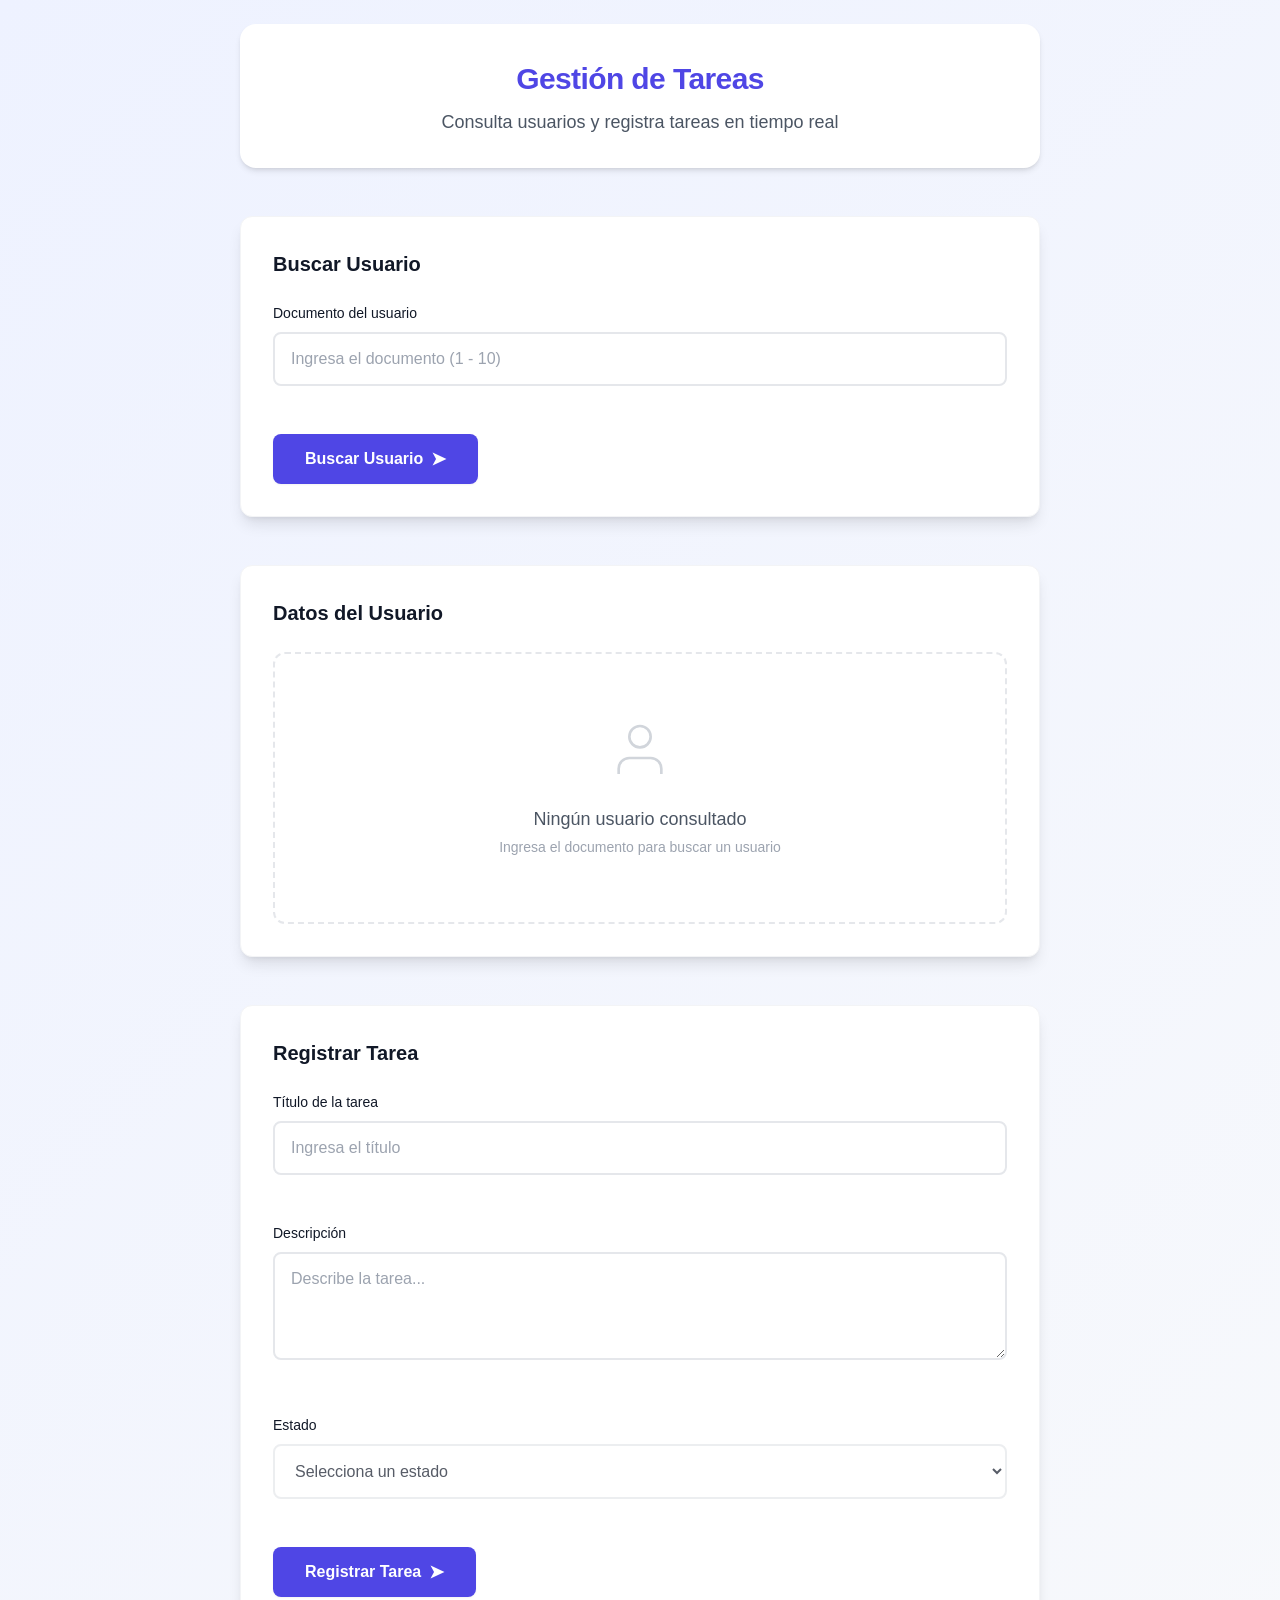
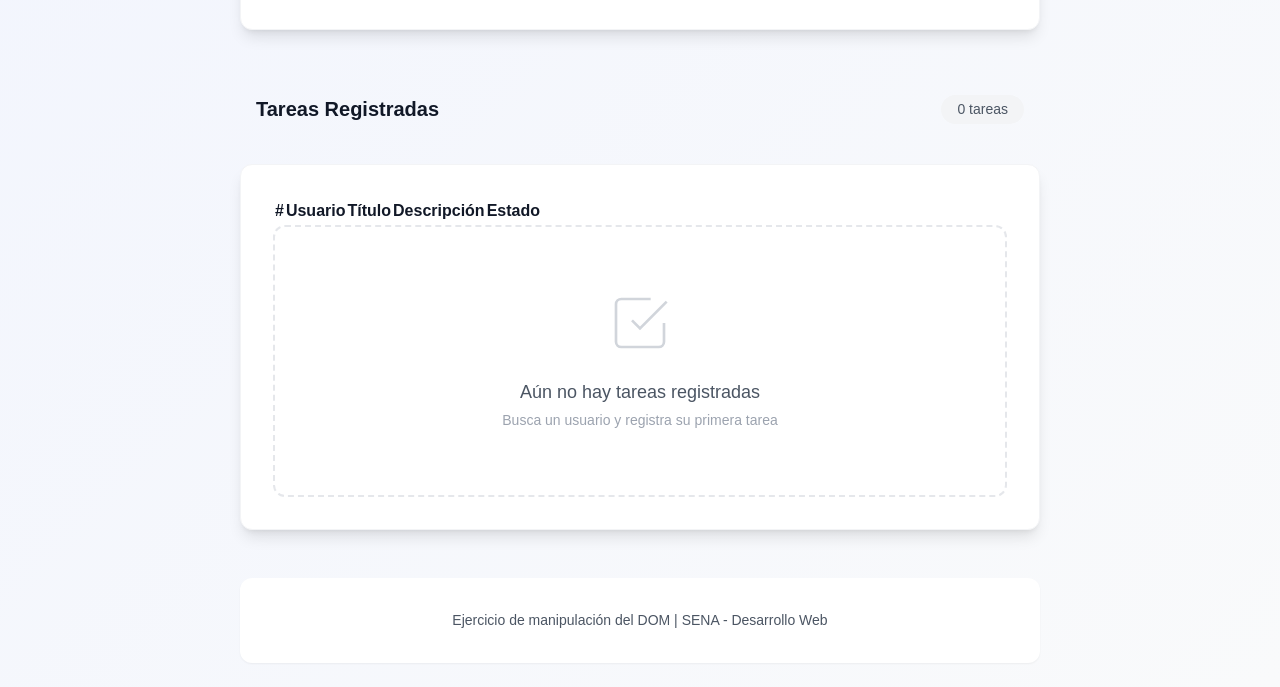
<file: index.html>
<!DOCTYPE html>
<html lang="es">
<head>
    <meta charset="UTF-8">
    <meta name="viewport" content="width=device-width, initial-scale=1.0">
    <title>Grupo 7 - Ejercicio DOM</title>
    <link rel="stylesheet" href="styles.css">
</head>
<body>
    <div class="container">

        <!-- Encabezado principal -->
        <header class="header">
            <h1 class="header__title">Gestión de Tareas</h1>
            <p class="header__subtitle">Consulta usuarios y registra tareas en tiempo real</p>
        </header>

        <!-- Formulario de búsqueda de usuario -->
        <section class="form-section">
            <div class="card">
                <h2 class="card__title">Buscar Usuario</h2>

                <form id="searchForm" class="form" novalidate>
                    <div class="form__group">
                        <label for="userIdInput" class="form__label">
                            Documento del usuario
                        </label>
                        <input
                            type="text"
                            id="userIdInput"
                            class="form__input"
                            placeholder="Ingresa el documento (1 - 10)"
                            aria-required="true"
                        >
                        <span class="form__error" id="userIdError"></span>
                    </div>

                    <button type="submit" class="btn btn--primary" id="searchBtn">
                        <span class="btn__text">Buscar Usuario</span>
                        <span class="btn__icon">➤</span>
                    </button>
                </form>
            </div>
        </section>

        <!-- Datos del usuario encontrado -->
        <section class="form-section">
            <div class="card">
                <h2 class="card__title">Datos del Usuario</h2>

                <div id="userContainer" class="messages-container">
                    <div class="messages-empty" id="userEmptyState">
                        <svg class="messages-empty__icon" width="64" height="64" viewBox="0 0 24 24" fill="none" stroke="currentColor">
                            <path d="M20 21v-2a4 4 0 0 0-4-4H8a4 4 0 0 0-4 4v2"></path>
                            <circle cx="12" cy="7" r="4"></circle>
                        </svg>
                        <p class="messages-empty__text">Ningún usuario consultado</p>
                        <p class="messages-empty__subtext">Ingresa el documento para buscar un usuario</p>
                    </div>
                </div>

                <span id="userNotFound" class="form__error" style="display:none;">
                    ⚠️ Usuario no encontrado en el sistema
                </span>
            </div>
        </section>

        <!-- Formulario de registro de tareas -->
        <section class="form-section">
            <div class="card">
                <h2 class="card__title">Registrar Tarea</h2>

                <form id="taskForm" class="form" novalidate disabled>
                    <div class="form__group">
                        <label for="taskTitle" class="form__label">
                            Título de la tarea
                        </label>
                        <input
                            type="text"
                            id="taskTitle"
                            class="form__input"
                            placeholder="Ingresa el título"
                            aria-required="true"
                            disabled
                        >
                        <span class="form__error" id="taskTitleError"></span>
                    </div>

                    <div class="form__group">
                        <label for="taskDescription" class="form__label">
                            Descripción
                        </label>
                        <textarea
                            id="taskDescription"
                            class="form__input form__textarea"
                            placeholder="Describe la tarea..."
                            rows="4"
                            aria-required="true"
                            disabled
                        ></textarea>
                        <span class="form__error" id="taskDescriptionError"></span>
                    </div>

                    <div class="form__group">
                        <label for="taskStatus" class="form__label">
                            Estado
                        </label>
                        <select
                            id="taskStatus"
                            class="form__input"
                            aria-required="true"
                            disabled
                        >
                            <option value="">Selecciona un estado</option>
                            <option value="Pendiente">Pendiente</option>
                            <option value="En progreso">En progreso</option>
                            <option value="Completada">Completada</option>
                        </select>
                        <span class="form__error" id="taskStatusError"></span>
                    </div>

                    <button type="submit" class="btn btn--primary" id="taskBtn" disabled>
                        <span class="btn__text">Registrar Tarea</span>
                        <span class="btn__icon">➤</span>
                    </button>
                </form>
            </div>
        </section>

        <!-- Tabla de tareas registradas -->
        <section class="messages-section">
            <div class="messages-header">
                <h2 class="messages-header__title">Tareas Registradas</h2>
                <span class="messages-header__count" id="taskCount">0 tareas</span>
            </div>

            <div class="card">
                <table class="task-table" id="taskTable">
                    <thead>
                        <tr>
                            <th>#</th>
                            <th>Usuario</th>
                            <th>Título</th>
                            <th>Descripción</th>
                            <th>Estado</th>
                        </tr>
                    </thead>
                    <tbody id="taskTableBody">
                        <!-- Las tareas se agregan aquí dinámicamente -->
                    </tbody>
                </table>

                <div class="messages-empty" id="taskEmptyState">
                    <svg class="messages-empty__icon" width="64" height="64" viewBox="0 0 24 24" fill="none" stroke="currentColor">
                        <path d="M9 11l3 3L22 4"></path>
                        <path d="M21 12v7a2 2 0 0 1-2 2H5a2 2 0 0 1-2-2V5a2 2 0 0 1 2-2h11"></path>
                    </svg>
                    <p class="messages-empty__text">Aún no hay tareas registradas</p>
                    <p class="messages-empty__subtext">Busca un usuario y registra su primera tarea</p>
                </div>
            </div>
        </section>

        <!-- Footer -->
        <footer class="footer">
            <p class="footer__text">Ejercicio de manipulación del DOM | SENA - Desarrollo Web</p>
        </footer>

    </div>

    <script src="script.js"></script>
</body>
</html>
</file>
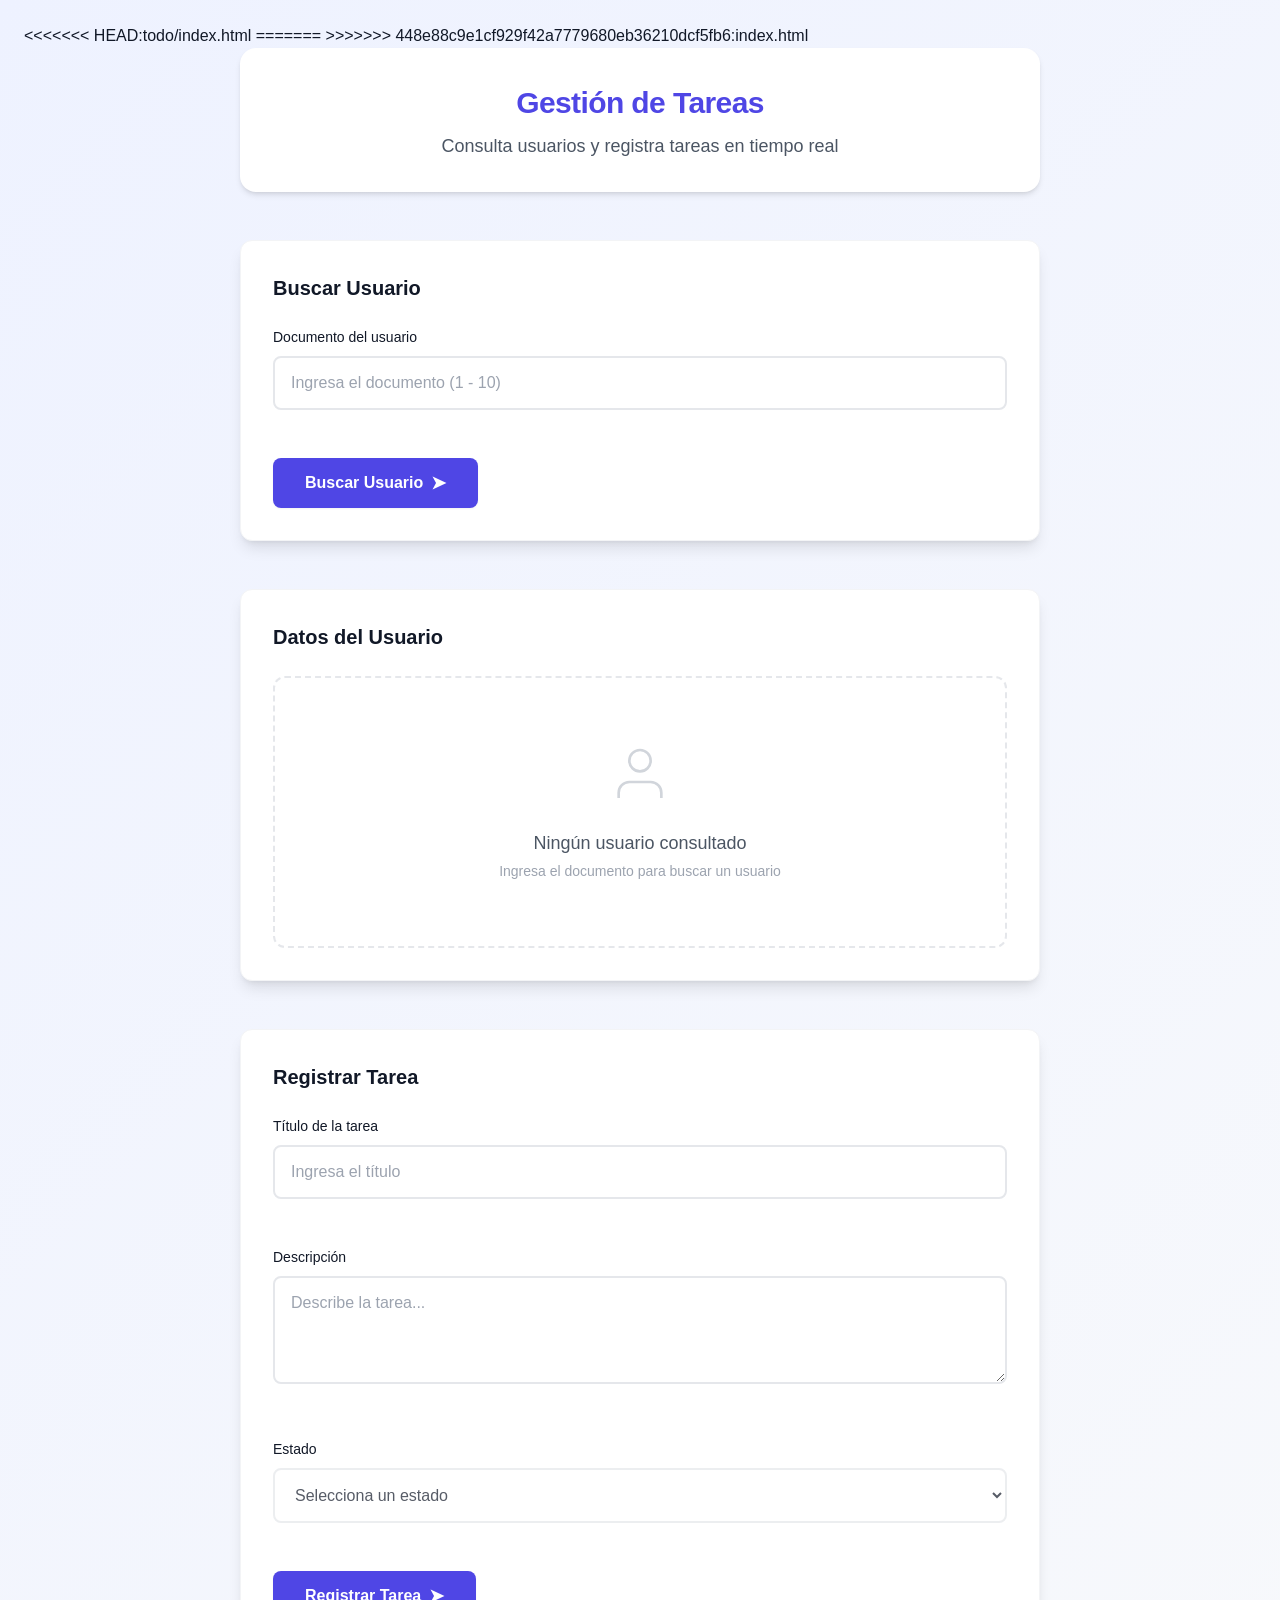
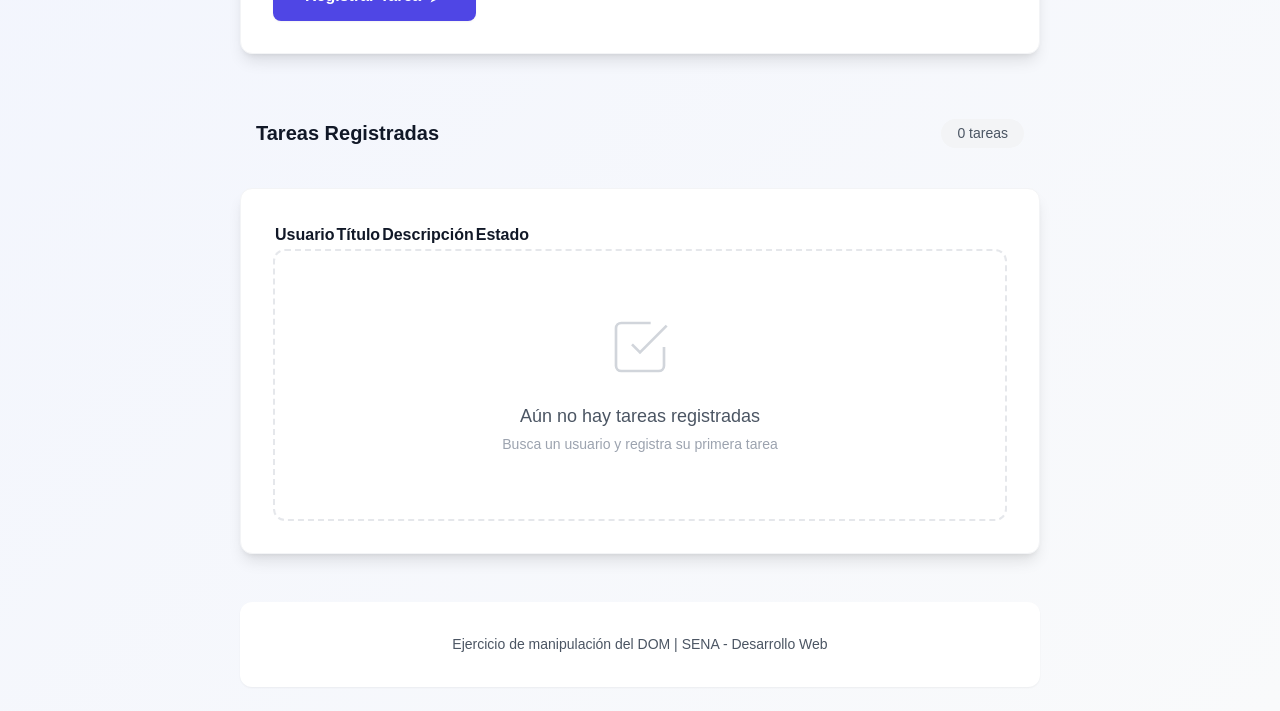
<file: todo/index.html>
<!DOCTYPE html>
<html lang="es">
<head>
    <meta charset="UTF-8">
    <meta name="viewport" content="width=device-width, initial-scale=1.0">
<<<<<<< HEAD:todo/index.html
    <title>Grupo 7</title>
=======
    <title>Gestión de Tareas - Ejercicio DOM</title>
>>>>>>> 448e88c9e1cf929f42a7779680eb36210dcf5fb6:index.html
    <link rel="stylesheet" href="styles.css">
</head>
<body>
    <div class="container">

        <!-- Encabezado principal -->
        <header class="header">
            <h1 class="header__title">Gestión de Tareas</h1>
            <p class="header__subtitle">Consulta usuarios y registra tareas en tiempo real</p>
        </header>

        <!-- Formulario de búsqueda de usuario -->
        <section class="form-section">
            <div class="card">
                <h2 class="card__title">Buscar Usuario</h2>

                <form id="searchForm" class="form" novalidate>
                    <div class="form__group">
                        <label for="userIdInput" class="form__label">
                            Documento del usuario
                        </label>
                        <input
                            type="text"
                            id="userIdInput"
                            class="form__input"
                            placeholder="Ingresa el documento (1 - 10)"
                            aria-required="true"
                        >
                        <span class="form__error" id="userIdError"></span>
                    </div>

                    <button type="submit" class="btn btn--primary" id="searchBtn">
                        <span class="btn__text">Buscar Usuario</span>
                        <span class="btn__icon">➤</span>
                    </button>
                </form>
            </div>
        </section>

        <!-- Datos del usuario encontrado -->
        <section class="form-section">
            <div class="card">
                <h2 class="card__title">Datos del Usuario</h2>

                <div id="userContainer" class="messages-container">
                    <div class="messages-empty" id="userEmptyState">
                        <svg class="messages-empty__icon" width="64" height="64" viewBox="0 0 24 24" fill="none" stroke="currentColor">
                            <path d="M20 21v-2a4 4 0 0 0-4-4H8a4 4 0 0 0-4 4v2"></path>
                            <circle cx="12" cy="7" r="4"></circle>
                        </svg>
                        <p class="messages-empty__text">Ningún usuario consultado</p>
                        <p class="messages-empty__subtext">Ingresa el documento para buscar un usuario</p>
                    </div>
                </div>

                <span id="userNotFound" class="form__error" style="display:none;">
                    ⚠️ Usuario no encontrado en el sistema
                </span>
            </div>
        </section>

        <!-- Formulario de registro de tareas -->
        <section class="form-section">
            <div class="card">
                <h2 class="card__title">Registrar Tarea</h2>

                <form id="taskForm" class="form" novalidate disabled>
                    <div class="form__group">
                        <label for="taskTitle" class="form__label">
                            Título de la tarea
                        </label>
                        <input
                            type="text"
                            id="taskTitle"
                            class="form__input"
                            placeholder="Ingresa el título"
                            aria-required="true"
                            disabled
                        >
                        <span class="form__error" id="taskTitleError"></span>
                    </div>

                    <div class="form__group">
                        <label for="taskDescription" class="form__label">
                            Descripción
                        </label>
                        <textarea
                            id="taskDescription"
                            class="form__input form__textarea"
                            placeholder="Describe la tarea..."
                            rows="4"
                            aria-required="true"
                            disabled
                        ></textarea>
                        <span class="form__error" id="taskDescriptionError"></span>
                    </div>

                    <div class="form__group">
                        <label for="taskStatus" class="form__label">
                            Estado
                        </label>
                        <select
                            id="taskStatus"
                            class="form__input"
                            aria-required="true"
                            disabled
                        >
                            <option value="">Selecciona un estado</option>
                            <option value="false">Pendiente</option>
                            <option value="true">Completada</option>
                        </select>
                        <span class="form__error" id="taskStatusError"></span>
                    </div>

                    <button type="submit" class="btn btn--primary" id="taskBtn" disabled>
                        <span class="btn__text">Registrar Tarea</span>
                        <span class="btn__icon">➤</span>
                    </button>
                </form>
            </div>
        </section>

        <!-- Tabla de tareas registradas -->
        <section class="messages-section">
            <div class="messages-header">
                <h2 class="messages-header__title">Tareas Registradas</h2>
                <span class="messages-header__count" id="taskCount">0 tareas</span>
            </div>

            <div class="card">
                <table class="task-table" id="taskTable">
                    <thead>
                        <tr>
                            <th>Usuario</th>
                            <th>Título</th>
                            <th>Descripción</th>
                            <th>Estado</th>
                        </tr>
                    </thead>
                    <tbody id="taskTableBody">
                        <!-- Las tareas se agregan aquí dinámicamente -->
                    </tbody>
                </table>

                <div class="messages-empty" id="taskEmptyState">
                    <svg class="messages-empty__icon" width="64" height="64" viewBox="0 0 24 24" fill="none" stroke="currentColor">
                        <path d="M9 11l3 3L22 4"></path>
                        <path d="M21 12v7a2 2 0 0 1-2 2H5a2 2 0 0 1-2-2V5a2 2 0 0 1 2-2h11"></path>
                    </svg>
                    <p class="messages-empty__text">Aún no hay tareas registradas</p>
                    <p class="messages-empty__subtext">Busca un usuario y registra su primera tarea</p>
                </div>
            </div>
        </section>

        <!-- Footer -->
        <footer class="footer">
            <p class="footer__text">Ejercicio de manipulación del DOM | SENA - Desarrollo Web</p>
        </footer>

    </div>
    <link rel="icon" href="data:;base64,iVBORw0KGgo=">

    <script src="script.js"></script>
</body>
</html>
</file>
<file: styles.css>
/* ============================================
    SISTEMA DE DISEÑO - VARIABLES CSS
   ============================================ */

:root {
    /* Paleta de colores principal */
    --color-primary: #4f46e5;
    --color-primary-dark: #4338ca;
    --color-primary-light: #6366f1;
    --color-primary-lighter: #eef2ff;
    
    /* Colores de estado */
    --color-success: #10b981;
    --color-error: #ef4444;
    --color-warning: #f59e0b;
    --color-info: #3b82f6;
    
    /* Escala de grises */
    --color-gray-50: #f9fafb;
    --color-gray-100: #f3f4f6;
    --color-gray-200: #e5e7eb;
    --color-gray-300: #d1d5db;
    --color-gray-400: #9ca3af;
    --color-gray-500: #6b7280;
    --color-gray-600: #4b5563;
    --color-gray-700: #374151;
    --color-gray-800: #1f2937;
    --color-gray-900: #111827;
    
    /* Colores de fondo */
    --color-background: #ffffff;
    --color-background-secondary: var(--color-gray-50);
    --color-surface: #ffffff;
    
    /* Colores de texto */
    --color-text-primary: var(--color-gray-900);
    --color-text-secondary: var(--color-gray-600);
    --color-text-tertiary: var(--color-gray-400);
    
    /* Tipografía */
    --font-family-base: -apple-system, BlinkMacSystemFont, 'Segoe UI', 'Roboto', 'Oxygen', 'Ubuntu', 'Cantarell', sans-serif;
    --font-family-mono: 'Courier New', Courier, monospace;
    
    /* Tamaños de fuente */
    --font-size-xs: 0.75rem;    /* 12px */
    --font-size-sm: 0.875rem;   /* 14px */
    --font-size-base: 1rem;     /* 16px */
    --font-size-lg: 1.125rem;   /* 18px */
    --font-size-xl: 1.25rem;    /* 20px */
    --font-size-2xl: 1.5rem;    /* 24px */
    --font-size-3xl: 1.875rem;  /* 30px */
    --font-size-4xl: 2.25rem;   /* 36px */
    
    /* Pesos de fuente */
    --font-weight-normal: 400;
    --font-weight-medium: 500;
    --font-weight-semibold: 600;
    --font-weight-bold: 700;
    
    /* Espaciado */
    --spacing-xs: 0.25rem;   /* 4px */
    --spacing-sm: 0.5rem;    /* 8px */
    --spacing-md: 1rem;      /* 16px */
    --spacing-lg: 1.5rem;    /* 24px */
    --spacing-xl: 2rem;      /* 32px */
    --spacing-2xl: 3rem;     /* 48px */
    --spacing-3xl: 4rem;     /* 64px */
    
    /* Border radius */
    --radius-sm: 0.375rem;   /* 6px */
    --radius-md: 0.5rem;     /* 8px */
    --radius-lg: 0.75rem;    /* 12px */
    --radius-xl: 1rem;       /* 16px */
    --radius-full: 9999px;
    
    /* Sombras */
    --shadow-sm: 0 1px 2px 0 rgb(0 0 0 / 0.05);
    --shadow-md: 0 4px 6px -1px rgb(0 0 0 / 0.1), 0 2px 4px -2px rgb(0 0 0 / 0.1);
    --shadow-lg: 0 10px 15px -3px rgb(0 0 0 / 0.1), 0 4px 6px -4px rgb(0 0 0 / 0.1);
    --shadow-xl: 0 20px 25px -5px rgb(0 0 0 / 0.1), 0 8px 10px -6px rgb(0 0 0 / 0.1);
    
    /* Transiciones */
    --transition-fast: 150ms cubic-bezier(0.4, 0, 0.2, 1);
    --transition-base: 200ms cubic-bezier(0.4, 0, 0.2, 1);
    --transition-slow: 300ms cubic-bezier(0.4, 0, 0.2, 1);
    
    /* Z-index */
    --z-index-dropdown: 1000;
    --z-index-modal: 1050;
    --z-index-tooltip: 1100;
}

/* ============================================
    RESET Y ESTILOS BASE
   ============================================ */

*, *::before, *::after {
    box-sizing: border-box;
    margin: 0;
    padding: 0;
}

html {
    font-size: 16px;
    -webkit-font-smoothing: antialiased;
    -moz-osx-font-smoothing: grayscale;
}

body {
    font-family: var(--font-family-base);
    font-size: var(--font-size-base);
    font-weight: var(--font-weight-normal);
    line-height: 1.5;
    color: var(--color-text-primary);
    background: linear-gradient(135deg, var(--color-primary-lighter) 0%, var(--color-gray-50) 100%);
    min-height: 100vh;
    padding: var(--spacing-lg);
}

/* ============================================
    LAYOUT PRINCIPAL
   ============================================ */

.container {
    max-width: 800px;
    margin: 0 auto;
}

/* ============================================
    HEADER
   ============================================ */

.header {
    text-align: center;
    margin-bottom: var(--spacing-2xl);
    padding: var(--spacing-xl) var(--spacing-md);
    background: var(--color-surface);
    border-radius: var(--radius-xl);
    box-shadow: var(--shadow-md);
}

.header__title {
    font-size: var(--font-size-3xl);
    font-weight: var(--font-weight-bold);
    color: var(--color-primary);
    margin-bottom: var(--spacing-sm);
    letter-spacing: -0.02em;
}

.header__subtitle {
    font-size: var(--font-size-lg);
    color: var(--color-text-secondary);
    font-weight: var(--font-weight-normal);
}

/* ============================================
    CARD COMPONENT
   ============================================ */

.card {
    background: var(--color-surface);
    border-radius: var(--radius-lg);
    padding: var(--spacing-xl);
    box-shadow: var(--shadow-lg);
    border: 1px solid var(--color-gray-100);
}

.card__title {
    font-size: var(--font-size-xl);
    font-weight: var(--font-weight-semibold);
    color: var(--color-text-primary);
    margin-bottom: var(--spacing-lg);
}

/* ============================================
    FORMULARIO
   ============================================ */

.form-section {
    margin-bottom: var(--spacing-2xl);
}

.form__group {
    margin-bottom: var(--spacing-lg);
}

.form__label {
    display: block;
    font-size: var(--font-size-sm);
    font-weight: var(--font-weight-medium);
    color: var(--color-text-primary);
    margin-bottom: var(--spacing-sm);
}

.form__input {
    width: 100%;
    padding: var(--spacing-md);
    font-size: var(--font-size-base);
    font-family: var(--font-family-base);
    color: var(--color-text-primary);
    background-color: var(--color-surface);
    border: 2px solid var(--color-gray-200);
    border-radius: var(--radius-md);
    transition: all var(--transition-base);
    outline: none;
}

.form__input:focus {
    border-color: var(--color-primary);
    box-shadow: 0 0 0 3px var(--color-primary-lighter);
}

.form__input::placeholder {
    color: var(--color-gray-400);
}

.form__textarea {
    resize: vertical;
    min-height: 100px;
}

.form__input.error {
    border-color: var(--color-error);
}

.form__input.error:focus {
    box-shadow: 0 0 0 3px rgba(239, 68, 68, 0.1);
}

.form__error {
    display: block;
    font-size: var(--font-size-sm);
    color: var(--color-error);
    margin-top: var(--spacing-xs);
    min-height: 1.25rem;
    font-weight: var(--font-weight-medium);
}

/* ============================================
    BOTONES
   ============================================ */

.btn {
    display: inline-flex;
    align-items: center;
    justify-content: center;
    gap: var(--spacing-sm);
    padding: var(--spacing-md) var(--spacing-xl);
    font-size: var(--font-size-base);
    font-weight: var(--font-weight-semibold);
    font-family: var(--font-family-base);
    line-height: 1;
    border: none;
    border-radius: var(--radius-md);
    cursor: pointer;
    transition: all var(--transition-base);
    outline: none;
    text-decoration: none;
    white-space: nowrap;
}

.btn--primary {
    background-color: var(--color-primary);
    color: white;
    box-shadow: var(--shadow-sm);
}

.btn--primary:hover {
    background-color: var(--color-primary-dark);
    box-shadow: var(--shadow-md);
    transform: translateY(-1px);
}

.btn--primary:active {
    transform: translateY(0);
    box-shadow: var(--shadow-sm);
}

.btn--primary:focus-visible {
    box-shadow: 0 0 0 3px var(--color-primary-lighter);
}

.btn__icon {
    font-size: var(--font-size-lg);
}

/* ============================================
    SECCIÓN DE MENSAJES
   ============================================ */

.messages-section {
    margin-bottom: var(--spacing-2xl);
}

.messages-header {
    display: flex;
    justify-content: space-between;
    align-items: center;
    margin-bottom: var(--spacing-lg);
    padding: var(--spacing-md);
}

.messages-header__title {
    font-size: var(--font-size-xl);
    font-weight: var(--font-weight-semibold);
    color: var(--color-text-primary);
}

.messages-header__count {
    font-size: var(--font-size-sm);
    font-weight: var(--font-weight-medium);
    color: var(--color-text-secondary);
    background-color: var(--color-gray-100);
    padding: var(--spacing-xs) var(--spacing-md);
    border-radius: var(--radius-full);
}

.messages-container {
    display: flex;
    flex-direction: column;
    gap: var(--spacing-md);
}

/* Estado vacío */
.messages-empty {
    display: flex;
    flex-direction: column;
    align-items: center;
    justify-content: center;
    padding: var(--spacing-3xl) var(--spacing-xl);
    background: var(--color-surface);
    border-radius: var(--radius-lg);
    border: 2px dashed var(--color-gray-200);
    text-align: center;
}

.messages-empty__icon {
    color: var(--color-gray-300);
    margin-bottom: var(--spacing-lg);
}

.messages-empty__text {
    font-size: var(--font-size-lg);
    font-weight: var(--font-weight-medium);
    color: var(--color-text-secondary);
    margin-bottom: var(--spacing-xs);
}

.messages-empty__subtext {
    font-size: var(--font-size-sm);
    color: var(--color-text-tertiary);
}

/* Tarjeta de mensaje */
.message-card {
    background: var(--color-surface);
    border-radius: var(--radius-lg);
    padding: var(--spacing-lg);
    box-shadow: var(--shadow-md);
    border-left: 4px solid var(--color-primary);
    animation: slideIn var(--transition-slow) ease-out;
    transition: all var(--transition-base);
}

.message-card:hover {
    box-shadow: var(--shadow-xl);
    transform: translateY(-2px);
}

.message-card__header {
    display: flex;
    justify-content: space-between;
    align-items: center;
    margin-bottom: var(--spacing-md);
}

.message-card__user {
    display: flex;
    align-items: center;
    gap: var(--spacing-sm);
}

.message-card__avatar {
    width: 40px;
    height: 40px;
    border-radius: var(--radius-full);
    background: linear-gradient(135deg, var(--color-primary-light), var(--color-primary));
    display: flex;
    align-items: center;
    justify-content: center;
    color: white;
    font-weight: var(--font-weight-bold);
    font-size: var(--font-size-sm);
}

.message-card__username {
    font-size: var(--font-size-base);
    font-weight: var(--font-weight-semibold);
    color: var(--color-text-primary);
}

.message-card__timestamp {
    font-size: var(--font-size-xs);
    color: var(--color-text-tertiary);
    font-weight: var(--font-weight-medium);
}

.message-card__content {
    font-size: var(--font-size-base);
    color: var(--color-text-secondary);
    line-height: 1.6;
    word-wrap: break-word;
}

/* ============================================
    FOOTER
   ============================================ */

.footer {
    text-align: center;
    padding: var(--spacing-xl);
    background: var(--color-surface);
    border-radius: var(--radius-lg);
    box-shadow: var(--shadow-sm);
}

.footer__text {
    font-size: var(--font-size-sm);
    color: var(--color-text-secondary);
}

/* ============================================
    ANIMACIONES
   ============================================ */

@keyframes slideIn {
    from {
        opacity: 0;
        transform: translateY(-10px);
    }
    to {
        opacity: 1;
        transform: translateY(0);
    }
}

/* ============================================
    RESPONSIVE DESIGN
   ============================================ */

@media (max-width: 768px) {
    body {
        padding: var(--spacing-md);
    }
    
    .header {
        padding: var(--spacing-lg) var(--spacing-md);
        margin-bottom: var(--spacing-xl);
    }
    
    .header__title {
        font-size: var(--font-size-2xl);
    }
    
    .header__subtitle {
        font-size: var(--font-size-base);
    }
    
    .card {
        padding: var(--spacing-lg);
    }
    
    .messages-header {
        flex-direction: column;
        align-items: flex-start;
        gap: var(--spacing-sm);
    }
}

@media (max-width: 480px) {
    .btn {
        width: 100%;
    }
    
    .message-card__header {
        flex-direction: column;
        align-items: flex-start;
        gap: var(--spacing-sm);
    }
}

/* ============================================
    UTILIDADES
   ============================================ */

.hidden {
    display: none !important;
}

.fade-out {
    animation: fadeOut var(--transition-base) ease-out forwards;
}

@keyframes fadeOut {
    to {
        opacity: 0;
        transform: scale(0.95);
    }
}
</file>
<file: todo/styles.css>
/* ============================================
    SISTEMA DE DISEÑO - VARIABLES CSS
   ============================================ */

:root {
    /* Paleta de colores principal */
    --color-primary: #4f46e5;
    --color-primary-dark: #4338ca;
    --color-primary-light: #6366f1;
    --color-primary-lighter: #eef2ff;
    
    /* Colores de estado */
    --color-success: #10b981;
    --color-error: #ef4444;
    --color-warning: #f59e0b;
    --color-info: #3b82f6;
    
    /* Escala de grises */
    --color-gray-50: #f9fafb;
    --color-gray-100: #f3f4f6;
    --color-gray-200: #e5e7eb;
    --color-gray-300: #d1d5db;
    --color-gray-400: #9ca3af;
    --color-gray-500: #6b7280;
    --color-gray-600: #4b5563;
    --color-gray-700: #374151;
    --color-gray-800: #1f2937;
    --color-gray-900: #111827;
    
    /* Colores de fondo */
    --color-background: #ffffff;
    --color-background-secondary: var(--color-gray-50);
    --color-surface: #ffffff;
    
    /* Colores de texto */
    --color-text-primary: var(--color-gray-900);
    --color-text-secondary: var(--color-gray-600);
    --color-text-tertiary: var(--color-gray-400);
    
    /* Tipografía */
    --font-family-base: -apple-system, BlinkMacSystemFont, 'Segoe UI', 'Roboto', 'Oxygen', 'Ubuntu', 'Cantarell', sans-serif;
    --font-family-mono: 'Courier New', Courier, monospace;
    
    /* Tamaños de fuente */
    --font-size-xs: 0.75rem;    /* 12px */
    --font-size-sm: 0.875rem;   /* 14px */
    --font-size-base: 1rem;     /* 16px */
    --font-size-lg: 1.125rem;   /* 18px */
    --font-size-xl: 1.25rem;    /* 20px */
    --font-size-2xl: 1.5rem;    /* 24px */
    --font-size-3xl: 1.875rem;  /* 30px */
    --font-size-4xl: 2.25rem;   /* 36px */
    
    /* Pesos de fuente */
    --font-weight-normal: 400;
    --font-weight-medium: 500;
    --font-weight-semibold: 600;
    --font-weight-bold: 700;
    
    /* Espaciado */
    --spacing-xs: 0.25rem;   /* 4px */
    --spacing-sm: 0.5rem;    /* 8px */
    --spacing-md: 1rem;      /* 16px */
    --spacing-lg: 1.5rem;    /* 24px */
    --spacing-xl: 2rem;      /* 32px */
    --spacing-2xl: 3rem;     /* 48px */
    --spacing-3xl: 4rem;     /* 64px */
    
    /* Border radius */
    --radius-sm: 0.375rem;   /* 6px */
    --radius-md: 0.5rem;     /* 8px */
    --radius-lg: 0.75rem;    /* 12px */
    --radius-xl: 1rem;       /* 16px */
    --radius-full: 9999px;
    
    /* Sombras */
    --shadow-sm: 0 1px 2px 0 rgb(0 0 0 / 0.05);
    --shadow-md: 0 4px 6px -1px rgb(0 0 0 / 0.1), 0 2px 4px -2px rgb(0 0 0 / 0.1);
    --shadow-lg: 0 10px 15px -3px rgb(0 0 0 / 0.1), 0 4px 6px -4px rgb(0 0 0 / 0.1);
    --shadow-xl: 0 20px 25px -5px rgb(0 0 0 / 0.1), 0 8px 10px -6px rgb(0 0 0 / 0.1);
    
    /* Transiciones */
    --transition-fast: 150ms cubic-bezier(0.4, 0, 0.2, 1);
    --transition-base: 200ms cubic-bezier(0.4, 0, 0.2, 1);
    --transition-slow: 300ms cubic-bezier(0.4, 0, 0.2, 1);
    
    /* Z-index */
    --z-index-dropdown: 1000;
    --z-index-modal: 1050;
    --z-index-tooltip: 1100;
}

/* ============================================
    RESET Y ESTILOS BASE
   ============================================ */

*, *::before, *::after {
    box-sizing: border-box;
    margin: 0;
    padding: 0;
}

html {
    font-size: 16px;
    -webkit-font-smoothing: antialiased;
    -moz-osx-font-smoothing: grayscale;
}

body {
    font-family: var(--font-family-base);
    font-size: var(--font-size-base);
    font-weight: var(--font-weight-normal);
    line-height: 1.5;
    color: var(--color-text-primary);
    background: linear-gradient(135deg, var(--color-primary-lighter) 0%, var(--color-gray-50) 100%);
    min-height: 100vh;
    padding: var(--spacing-lg);
}

/* ============================================
    LAYOUT PRINCIPAL
   ============================================ */

.container {
    max-width: 800px;
    margin: 0 auto;
}

/* ============================================
    HEADER
   ============================================ */

.header {
    text-align: center;
    margin-bottom: var(--spacing-2xl);
    padding: var(--spacing-xl) var(--spacing-md);
    background: var(--color-surface);
    border-radius: var(--radius-xl);
    box-shadow: var(--shadow-md);
}

.header__title {
    font-size: var(--font-size-3xl);
    font-weight: var(--font-weight-bold);
    color: var(--color-primary);
    margin-bottom: var(--spacing-sm);
    letter-spacing: -0.02em;
}

.header__subtitle {
    font-size: var(--font-size-lg);
    color: var(--color-text-secondary);
    font-weight: var(--font-weight-normal);
}

/* ============================================
    CARD COMPONENT
   ============================================ */

.card {
    background: var(--color-surface);
    border-radius: var(--radius-lg);
    padding: var(--spacing-xl);
    box-shadow: var(--shadow-lg);
    border: 1px solid var(--color-gray-100);
}

.card__title {
    font-size: var(--font-size-xl);
    font-weight: var(--font-weight-semibold);
    color: var(--color-text-primary);
    margin-bottom: var(--spacing-lg);
}

/* ============================================
    FORMULARIO
   ============================================ */

.form-section {
    margin-bottom: var(--spacing-2xl);
}

.form__group {
    margin-bottom: var(--spacing-lg);
}

.form__label {
    display: block;
    font-size: var(--font-size-sm);
    font-weight: var(--font-weight-medium);
    color: var(--color-text-primary);
    margin-bottom: var(--spacing-sm);
}

.form__input {
    width: 100%;
    padding: var(--spacing-md);
    font-size: var(--font-size-base);
    font-family: var(--font-family-base);
    color: var(--color-text-primary);
    background-color: var(--color-surface);
    border: 2px solid var(--color-gray-200);
    border-radius: var(--radius-md);
    transition: all var(--transition-base);
    outline: none;
}

.form__input:focus {
    border-color: var(--color-primary);
    box-shadow: 0 0 0 3px var(--color-primary-lighter);
}

.form__input::placeholder {
    color: var(--color-gray-400);
}

.form__textarea {
    resize: vertical;
    min-height: 100px;
}

.form__input.error {
    border-color: var(--color-error);
}

.form__input.error:focus {
    box-shadow: 0 0 0 3px rgba(239, 68, 68, 0.1);
}

.form__error {
    display: block;
    font-size: var(--font-size-sm);
    color: var(--color-error);
    margin-top: var(--spacing-xs);
    min-height: 1.25rem;
    font-weight: var(--font-weight-medium);
}

/* ============================================
    BOTONES
   ============================================ */

.btn {
    display: inline-flex;
    align-items: center;
    justify-content: center;
    gap: var(--spacing-sm);
    padding: var(--spacing-md) var(--spacing-xl);
    font-size: var(--font-size-base);
    font-weight: var(--font-weight-semibold);
    font-family: var(--font-family-base);
    line-height: 1;
    border: none;
    border-radius: var(--radius-md);
    cursor: pointer;
    transition: all var(--transition-base);
    outline: none;
    text-decoration: none;
    white-space: nowrap;
}

.btn--primary {
    background-color: var(--color-primary);
    color: white;
    box-shadow: var(--shadow-sm);
}

.btn--primary:hover {
    background-color: var(--color-primary-dark);
    box-shadow: var(--shadow-md);
    transform: translateY(-1px);
}

.btn--primary:active {
    transform: translateY(0);
    box-shadow: var(--shadow-sm);
}

.btn--primary:focus-visible {
    box-shadow: 0 0 0 3px var(--color-primary-lighter);
}

.btn__icon {
    font-size: var(--font-size-lg);
}

/* ============================================
    SECCIÓN DE MENSAJES
   ============================================ */

.messages-section {
    margin-bottom: var(--spacing-2xl);
}

.messages-header {
    display: flex;
    justify-content: space-between;
    align-items: center;
    margin-bottom: var(--spacing-lg);
    padding: var(--spacing-md);
}

.messages-header__title {
    font-size: var(--font-size-xl);
    font-weight: var(--font-weight-semibold);
    color: var(--color-text-primary);
}

.messages-header__count {
    font-size: var(--font-size-sm);
    font-weight: var(--font-weight-medium);
    color: var(--color-text-secondary);
    background-color: var(--color-gray-100);
    padding: var(--spacing-xs) var(--spacing-md);
    border-radius: var(--radius-full);
}

.messages-container {
    display: flex;
    flex-direction: column;
    gap: var(--spacing-md);
}

/* Estado vacío */
.messages-empty {
    display: flex;
    flex-direction: column;
    align-items: center;
    justify-content: center;
    padding: var(--spacing-3xl) var(--spacing-xl);
    background: var(--color-surface);
    border-radius: var(--radius-lg);
    border: 2px dashed var(--color-gray-200);
    text-align: center;
}

.messages-empty__icon {
    color: var(--color-gray-300);
    margin-bottom: var(--spacing-lg);
}

.messages-empty__text {
    font-size: var(--font-size-lg);
    font-weight: var(--font-weight-medium);
    color: var(--color-text-secondary);
    margin-bottom: var(--spacing-xs);
}

.messages-empty__subtext {
    font-size: var(--font-size-sm);
    color: var(--color-text-tertiary);
}

/* Tarjeta de mensaje */
.message-card {
    background: var(--color-surface);
    border-radius: var(--radius-lg);
    padding: var(--spacing-lg);
    box-shadow: var(--shadow-md);
    border-left: 4px solid var(--color-primary);
    animation: slideIn var(--transition-slow) ease-out;
    transition: all var(--transition-base);
}

.message-card:hover {
    box-shadow: var(--shadow-xl);
    transform: translateY(-2px);
}

.message-card__header {
    display: flex;
    justify-content: space-between;
    align-items: center;
    margin-bottom: var(--spacing-md);
}

.message-card__user {
    display: flex;
    align-items: center;
    gap: var(--spacing-sm);
}

.message-card__avatar {
    width: 40px;
    height: 40px;
    border-radius: var(--radius-full);
    background: linear-gradient(135deg, var(--color-primary-light), var(--color-primary));
    display: flex;
    align-items: center;
    justify-content: center;
    color: white;
    font-weight: var(--font-weight-bold);
    font-size: var(--font-size-sm);
}

.message-card__username {
    font-size: var(--font-size-base);
    font-weight: var(--font-weight-semibold);
    color: var(--color-text-primary);
}

.message-card__timestamp {
    font-size: var(--font-size-xs);
    color: var(--color-text-tertiary);
    font-weight: var(--font-weight-medium);
}

.message-card__content {
    font-size: var(--font-size-base);
    color: var(--color-text-secondary);
    line-height: 1.6;
    word-wrap: break-word;
}

/* ============================================
    FOOTER
   ============================================ */

.footer {
    text-align: center;
    padding: var(--spacing-xl);
    background: var(--color-surface);
    border-radius: var(--radius-lg);
    box-shadow: var(--shadow-sm);
}

.footer__text {
    font-size: var(--font-size-sm);
    color: var(--color-text-secondary);
}

/* ============================================
    ANIMACIONES
   ============================================ */

@keyframes slideIn {
    from {
        opacity: 0;
        transform: translateY(-10px);
    }
    to {
        opacity: 1;
        transform: translateY(0);
    }
}

/* ============================================
    RESPONSIVE DESIGN
   ============================================ */

@media (max-width: 768px) {
    body {
        padding: var(--spacing-md);
    }
    
    .header {
        padding: var(--spacing-lg) var(--spacing-md);
        margin-bottom: var(--spacing-xl);
    }
    
    .header__title {
        font-size: var(--font-size-2xl);
    }
    
    .header__subtitle {
        font-size: var(--font-size-base);
    }
    
    .card {
        padding: var(--spacing-lg);
    }
    
    .messages-header {
        flex-direction: column;
        align-items: flex-start;
        gap: var(--spacing-sm);
    }
}

@media (max-width: 480px) {
    .btn {
        width: 100%;
    }
    
    .message-card__header {
        flex-direction: column;
        align-items: flex-start;
        gap: var(--spacing-sm);
    }
}

/* ============================================
    UTILIDADES
   ============================================ */

.hidden {
    display: none !important;
}

.fade-out {
    animation: fadeOut var(--transition-base) ease-out forwards;
}

@keyframes fadeOut {
    to {
        opacity: 0;
        transform: scale(0.95);
    }
}
</file>
